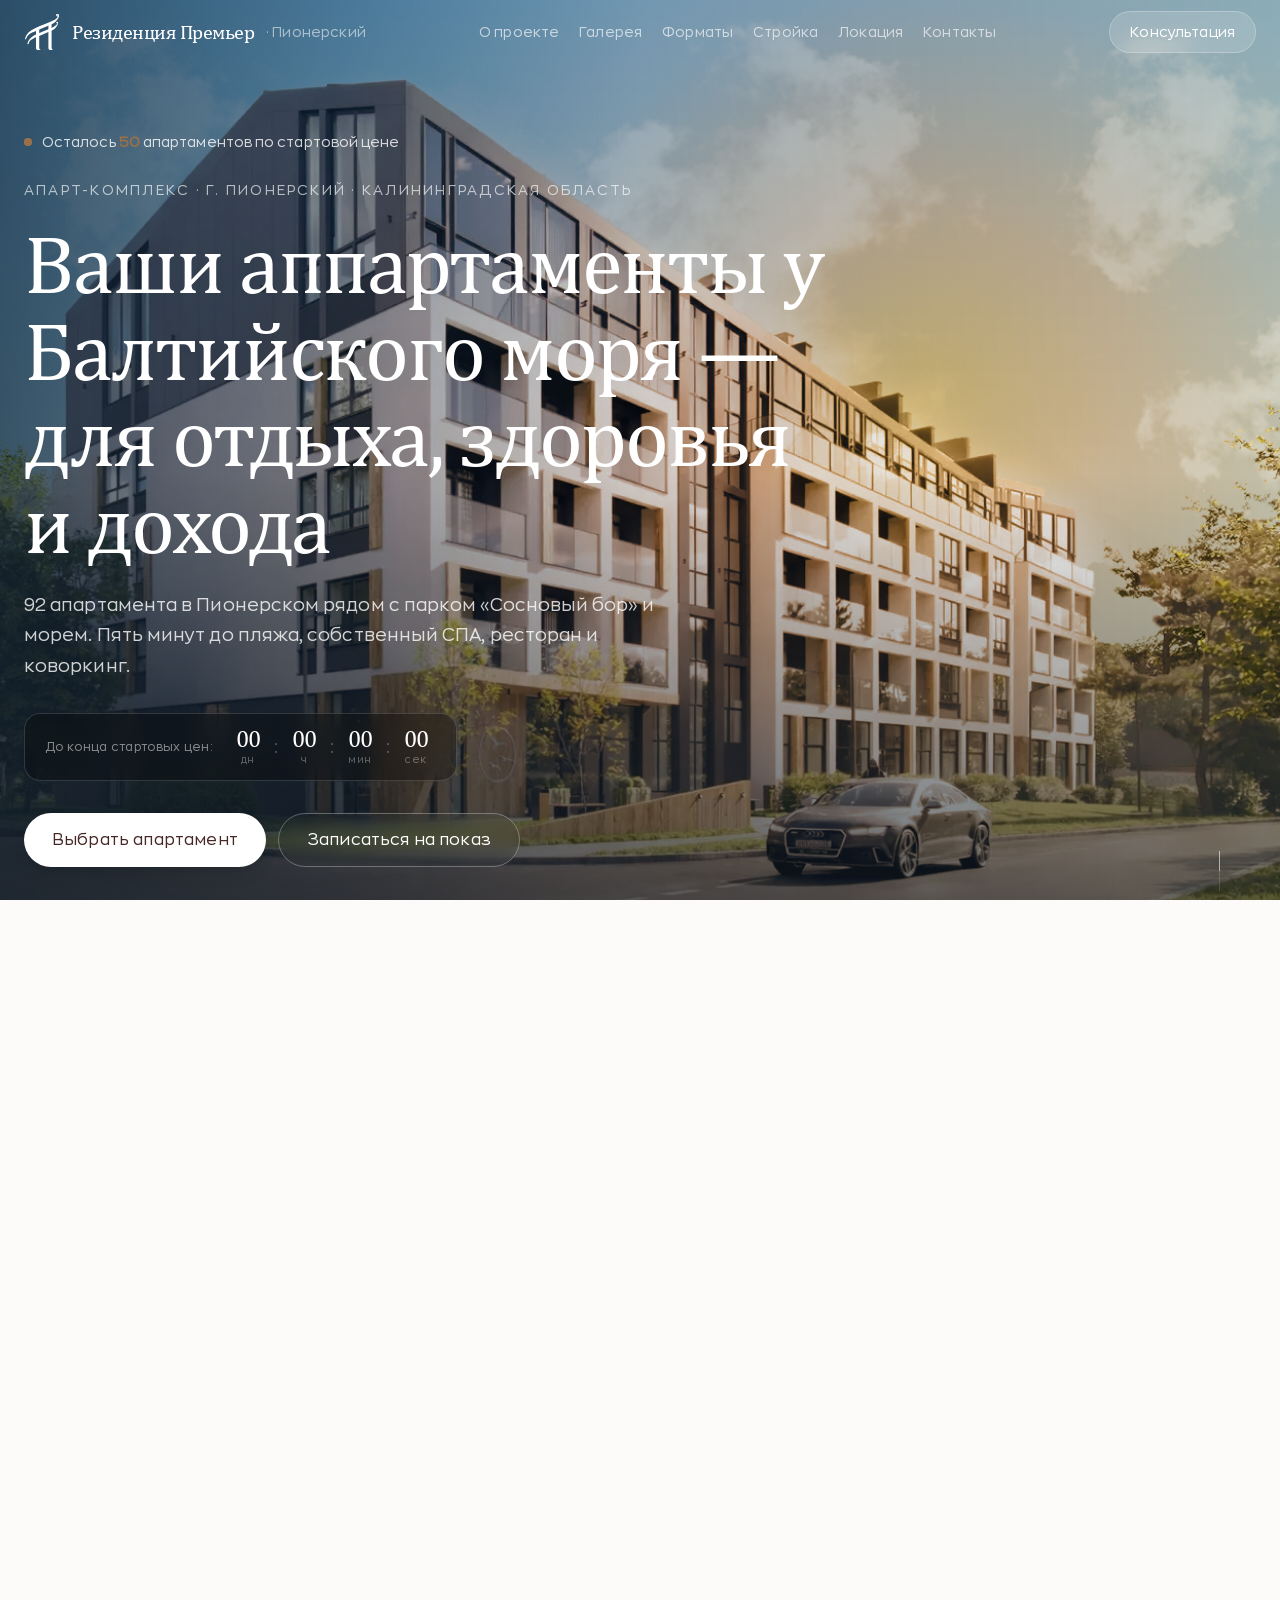
<file: index.html>
<!DOCTYPE html>
<html lang="ru">
  <head>
    <meta charset="UTF-8" />
    <meta name="viewport" content="width=device-width, initial-scale=1.0" />
    <title>Резиденция Премьер — апартаменты у Балтийского моря в Пионерском</title>
    <meta
      name="description"
      content="Апарт-комплекс «Резиденция Премьер» в Пионерском: 92 апартамента у моря и соснового бора, подземный паркинг, СПА, ресторан, коворкинг и сервис доходного управления."
    />
    <meta name="keywords" content="апартаменты Пионерский, купля апартаментов Балтика, недвижимость Калининград, апарт-отель Премьера, инвестиции в недвижимость" />
    <meta name="theme-color" content="#472626" />
    <link rel="icon" href="./assets/img/favicon.ico" />

    <!-- Open Graph / Facebook / Telegram -->
    <meta property="og:type" content="website" />
    <meta property="og:title" content="Резиденция Премьер — апартаменты у Балтийского моря" />
    <meta
      property="og:description"
      content="92 апартамента класса комфорт в Пионерском. 5 минут до пляжа, 3 минуты до парка «Сосновый бор», СПА и доходное управление под ключ."
    />
    <meta property="og:image" content="./assets/img/head7.webp" />

    <!-- Twitter -->
    <meta name="twitter:card" content="summary_large_image" />
    <meta name="twitter:title" content="Резиденция Премьер — апартаменты у Балтийского моря" />
    <meta
      name="twitter:description"
      content="Апартаменты класса комфорт в Пионерском у моря. Собственный СПА, ресторан и сервис доходного управления."
    />
    <meta name="twitter:image" content="./assets/img/head7.webp" />

    <!-- Schema.org Microdata -->
    <script type="application/ld+json">
      {
        "@context": "https://schema.org",
        "@type": "RealEstateListing",
        "name": "Апарт-комплекс «Резиденция Премьер»",
        "description": "Апартаменты класса комфорт у Балтийского моря в Пионерском.",
        "address": {
          "@type": "PostalAddress",
          "streetAddress": "пер. Советский, д. 1",
          "addressLocality": "Пионерский",
          "addressRegion": "Калининградская область",
          "countryName": "Россия"
        },
        "offeredBy": {
          "@type": "RealEstateAgent",
          "name": "ООО «СЗ Пионерск строй»",
          "telephone": "+7 (909) 777-11-71"
        }
      }
    </script>

    <style>
      html,
      body {
        height: 100%;
        margin: 0;
      }
      #root {
        height: 100%;
      }
    </style>
    <script type="module" crossorigin src="./assets/index-BqueWODX.js"></script>
    <link rel="stylesheet" crossorigin href="./assets/index-PTab5Lm1.css">
  </head>

  <body>
    <div id="root"></div>
  </body>
</html>
</file>
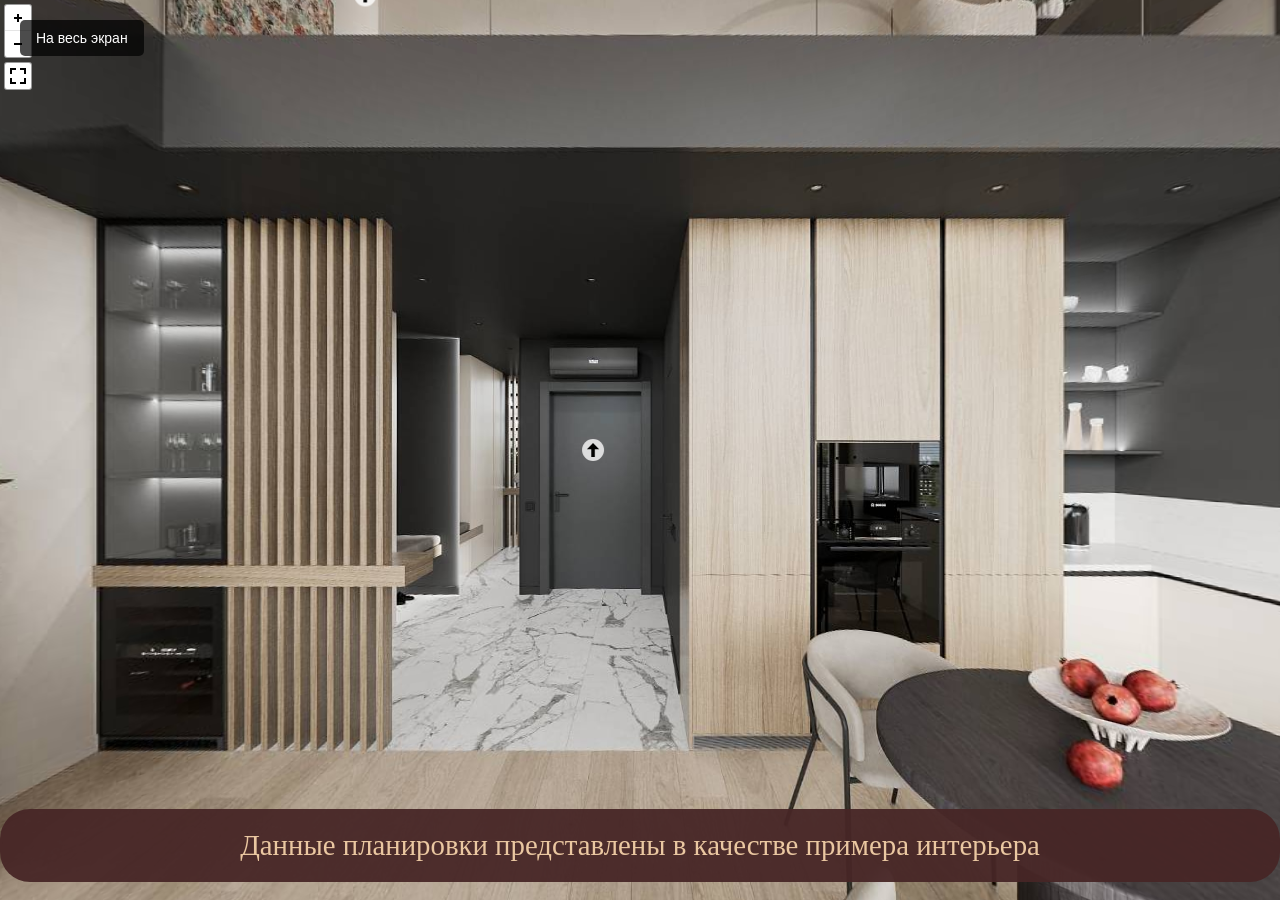
<file: panorama-apartamenty-s-antresolyu-plus.html>
<!DOCTYPE html>
<html lang="ru">
<head>
    <meta charset="UTF-8">
    <title>Панорама апартаментов с приватным уровнем | Апарт-комплекс "Резиденция "Премьер"</title>
    <meta name="robots" content="index,follow" />
    <meta name="description" content='Приобретение просторных апартаментов с приватным уровнем в Пионерском в "Резиденции "Премьер". Комфортная недвижимость за один звонок - бронируйте +7 (909) 777-11-71'>
    <link rel="canonical" href="panorama-apartamenty-s-antresolyu-plus.html">
    <link rel="icon" type="image/x-icon" href="assets/img/favicon.ico">
    <meta property="og:type" content="website">
    <meta property="og:title" content='Панорама апартаментов с приватным уровнем | Апарт-комплекс "Резиденция "Премьер"'>
    <meta property="og:description" content='Приобретение просторных апартаментов с приватным уровнем в Пионерском в "Резиденции "Премьер". Комфортная недвижимость за один звонок - бронируйте +7 (909) 777-11-71'>
    <meta property="og:image" content="https://premiere39.ru/assets/img/renderplans/apartamenty-s-antresolyu-plus/render01_type03.webp">
    <meta property="og:url" content="https://premiere39.ru/panorama-apartamenty-s-atresolyu-plus">
    <meta name="viewport" content="width=device-width, initial-scale=1">
    <!-- Подключение Pannellum -->
    <link rel="stylesheet" href="css/pannellum.css"/>
    <script src="js/pannellum.js"></script> 
    <style>
        body, html {
            margin: 0;
            padding: 0;
            overflow: hidden;
            background: #000;
        }
        #panorama {
            width: 100vw;
            height: 100vh;
        }
        .fullscreen-btn {
            position: absolute;
            top: 20px;
            left: 20px;
            z-index: 9999;
            background: rgba(0, 0, 0, 0.7);
            color: white;
            border: none;
            padding: 10px 16px;
            font-size: 14px;
            border-radius: 5px;
            cursor: pointer;
        }
        .textaboutpano {
            position: absolute;
            margin: 0;
            padding: 20px 0 20px 0;
            bottom: 2%;
            width: 100%;
            text-align: center;
            font-family: CambriaMath;
            font-size: calc(1rem + 1vw);
            color: #eac7a1;
            background-color: #472626f2;
            border-radius: 30px;
        }
    </style>
</head>
<body>
<!-- Контейнер панорамы -->
<div id="panorama"></div>
<!-- Кнопка Fullscreen -->
<button class="fullscreen-btn" onclick="toggleFullscreen()">На весь экран</button>
<p class="textaboutpano">Данные планировки представлены в качестве примера интерьера</p>
<script>
    // Получаем ID квартиры из URL
    const urlParams = new URLSearchParams(window.location.search);
    const apartmentId = urlParams.get('apartment') || 'default';
    // Путь к панораме
    const panoramaUrl = `assets/img/threed/type03.jpg`;
    // Инициализация панорамы
    pannellum.viewer('panorama', {
        "default": { 
            "firstScene": "gostinaya", 
            "sceneFadeDuration": 1000 
        },
        "scenes": {
            "gostinaya": {
                "type": "equirectangular",
                "panorama": "assets/img/threed/type03.jpg",
                "autoLoad": true,
                "showZoomCtrl": true,
                "mouseZoom": true,
                "showFullscreenCtrl": true,
                "hotSpots": [
                    {
                        "pitch": 37,
                        "yaw": 332.9,
                        "type": "scene",
                        "text": "Приватный уровень",
                        "sceneId": "antresol"
                    },
                    {
                        "pitch": 0,
                        "yaw": 355,
                        "type": "scene",
                        "text": "Уборная",
                        "sceneId": "sanusel"
                    }
                ]
            },
            "antresol": {
                "type": "equirectangular",
                "panorama": "assets/img/threed/antr_type3.jpg",
                "autoLoad": true,
                "showZoomCtrl": true,
                "mouseZoom": true,
                "showFullscreenCtrl": true,
                "hotSpots": [
                    {
                        "pitch": -37,
                        "yaw": 220,
                        "type": "scene",
                        "text": "Помещение с кухней",
                        "sceneId": "gostinaya"
                    }
                ]
            },
            "sanusel": {
                "type": "equirectangular",
                "panorama": "assets/img/threed/sanusel_type3.jpg",
                "autoLoad": true,
                "showZoomCtrl": true,
                "mouseZoom": true,
                "showFullscreenCtrl": true,
                "hotSpots": [
                    {
                        "pitch": -7,
                        "yaw": 175,
                        "type": "scene",
                        "text": "Помещение с кухней",
                        "sceneId": "gostinaya"
                    }
                ]
            }
        }
    });
    // Фулскрин
    function toggleFullscreen() {
        if (!document.fullscreenElement) {
            document.documentElement.requestFullscreen();
        } else {
            if (document.exitFullscreen) {
                document.exitFullscreen();
            }
        }
    }
</script>
</body>
</html>
</file>
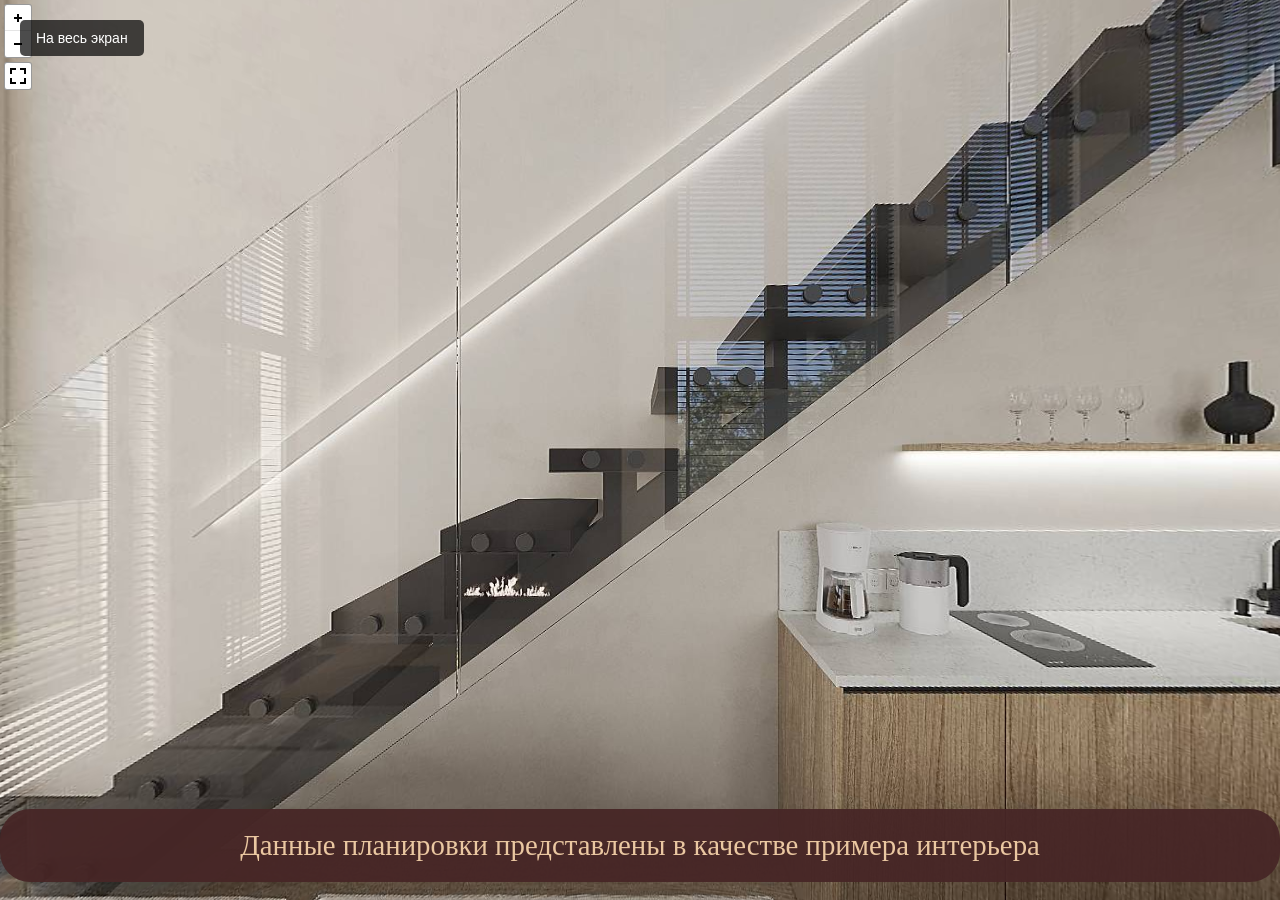
<file: panorama-apartamenty-s-antresolyu.html>
<!DOCTYPE html>
<html lang="ru">
<head>
    <meta charset="UTF-8">
    <title>Панорама апартаментов со вторым светом | Апарт-комплекс "Резиденция "Премьер"</title>
    <meta name="robots" content="index,follow" />
    <meta name="description" content='"Резиденция "Премьер" - Апартаменты со вторым светом в скандинавском стиле в Пионерском. Комфортная недвижимость за один звонок - бронируйте +7 (909) 777-11-71'>
    <link rel="canonical" href="panorama-apartamenty-s-antresolyu.html">
    <link rel="icon" type="image/x-icon" href="assets/img/favicon.ico">
    <meta property="og:type" content="website">
    <meta property="og:title" content='Панорама апартаментов со вторым светом | Апарт-комплекс "Резиденция "Премьер"'>
    <meta property="og:description" content='"Резиденция "Премьер" - Апартаменты со вторым светом в скандинавском стиле в Пионерском. Комфортная недвижимость за один звонок - бронируйте +7 (909) 777-11-71'>
    <meta property="og:image" content="https://premiere39.ru/assets/img/renderplans/apartamenty-s-antresolyu/render01_type04.webp">
    <meta property="og:url" content="https://premiere39.ru/panorama-apartamenty-s-atresolyu">
    <meta name="viewport" content="width=device-width, initial-scale=1">
    <!-- Подключение Pannellum -->
    <link rel="stylesheet" href="css/pannellum.css"/>
    <script src="js/pannellum.js"></script> 
    <style>
        body, html {
            margin: 0;
            padding: 0;
            overflow: hidden;
            background: #000;
        }
        #panorama {
            width: 100vw;
            height: 100vh;
        }
        .fullscreen-btn {
            position: absolute;
            top: 20px;
            left: 20px;
            z-index: 9999;
            background: rgba(0, 0, 0, 0.7);
            color: white;
            border: none;
            padding: 10px 16px;
            font-size: 14px;
            border-radius: 5px;
            cursor: pointer;
        }
        .textaboutpano {
            position: absolute;
            margin: 0;
            padding: 20px 0 20px 0;
            bottom: 2%;
            width: 100%;
            text-align: center;
            font-family: CambriaMath;
            font-size: calc(1rem + 1vw);
            color: #eac7a1;
            background-color: #472626f2;
            border-radius: 30px;
        }
    </style>
</head>
<body>
<!-- Контейнер панорамы -->
<div id="panorama"></div>
<!-- Кнопка Fullscreen -->
<button class="fullscreen-btn" onclick="toggleFullscreen()">На весь экран</button>
<p class="textaboutpano">Данные планировки представлены в качестве примера интерьера</p>
<script>
    // Получаем ID квартиры из URL
    const urlParams = new URLSearchParams(window.location.search);
    const apartmentId = urlParams.get('apartment') || 'default';
    // Путь к панораме
    const panoramaUrl = `assets/img/threed/type04.jpg`;
    // Инициализация панорамы
    pannellum.viewer('panorama', {
        "default": { 
            "firstScene": "gostinaya", 
            "sceneFadeDuration": 1000 
        },
        "scenes": {
            "gostinaya":{
                "type": "equirectangular",
                "panorama": "assets/img/threed/type04.jpg",
                "autoLoad": true,
                "showZoomCtrl": true,
                "mouseZoom": true,
                "showFullscreenCtrl": true,
                "hotSpots": [
                    {
                        "pitch": 37,
                        "yaw": 432.9,
                        "type": "scene",
                        "text": "Приватный уровень",
                        "sceneId": "antresol"
                    },
                    {
                        "pitch": 0,
                        "yaw": 455,
                        "type": "scene",
                        "text": "Уборная",
                        "sceneId": "sanusel"
                    }
                ]
            },
            "antresol":{
                "type": "equirectangular",
                "panorama": "assets/img/threed/antr_type4.jpg",
                "autoLoad": true,
                "showZoomCtrl": true,
                "mouseZoom": true,
                "showFullscreenCtrl": true,
                "hotSpots": [
                    {
                        "pitch": -37,
                        "yaw": 320,
                        "type": "scene",
                        "text": "Помещение с кухней",
                        "sceneId": "gostinaya"
                    }
                ]
            },
            "sanusel":{
                "type": "equirectangular",
                "panorama": "assets/img/threed/sanusel_type4.jpg",
                "autoLoad": true,
                "showZoomCtrl": true,
                "mouseZoom": true,
                "showFullscreenCtrl": true,
                "hotSpots": [
                    {
                        "pitch": -7,
                        "yaw": 275,
                        "type": "scene",
                        "text": "Помещение с кухней",
                        "sceneId": "gostinaya"
                    }
                ]
            }
        }
    });
    // Фулскрин
    function toggleFullscreen() {
        if (!document.fullscreenElement) {
            document.documentElement.requestFullscreen();
        } else {
            if (document.exitFullscreen) {
                document.exitFullscreen();
            }
        }
    }
</script>
</body>
</html>
</file>
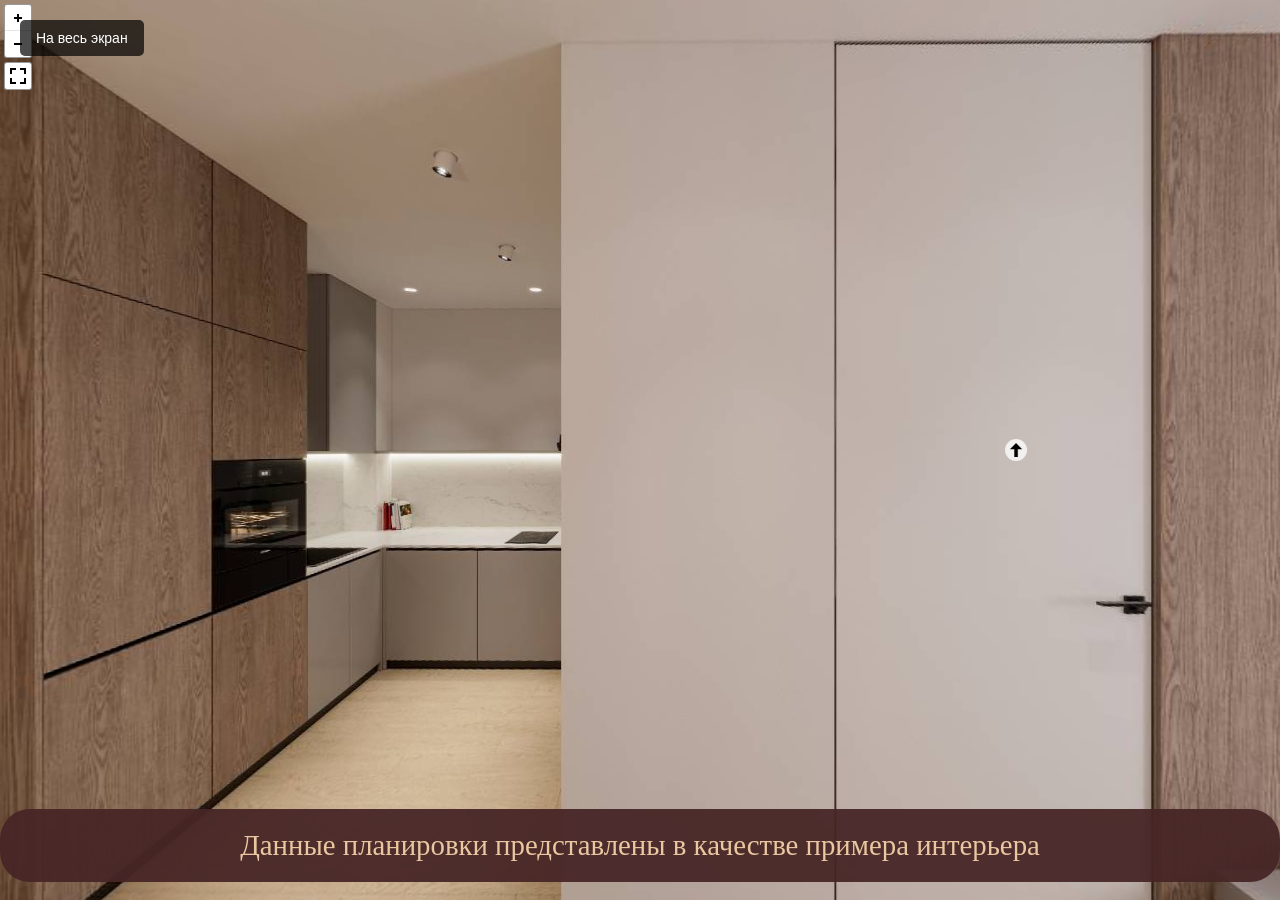
<file: panorama-studiya-plus.html>
<!DOCTYPE html>
<html lang="ru">
<head>
    <meta charset="UTF-8">
    <title>Панорама апартаментов "Студия Плюс" | Апарт-комплекс "Резиденция "Премьер"</title>
    <meta name="robots" content="index,follow" />
    <meta name="description" content='Выбор апартаментов с просторной гостиной и дополнительной комнатой класса "Студия Плюс". Комфортная недвижимость за один звонок - бронируйте +7 (909) 777-11-71'>
    <link rel="canonical" href="panorama-studiya-plus.html">
    <link rel="icon" type="image/x-icon" href="assets/img/favicon.ico">
    <meta property="og:type" content="website">
    <meta property="og:title" content='Панорама апартаментов "Студия Плюс" | Апарт-комплекс "Резиденция "Премьер"'>
    <meta property="og:description" content='Выбор апартаментов с просторной гостиной и дополнительной комнатой класса "Студия Плюс". Комфортная недвижимость за один звонок - бронируйте +7 (909) 777-11-71'>
    <meta property="og:image" content="https://premiere39.ru/assets/img/renderplans/studiya-plus/render03_type02.webp">
    <meta property="og:url" content="https://premiere39.ru/panorama-studiya-plus">
    <meta name="viewport" content="width=device-width, initial-scale=1">
    <!-- Подключение Pannellum -->
    <link rel="stylesheet" href="css/pannellum.css"/>
    <script src="js/pannellum.js"></script> 
    <style>
        body, html {
            margin: 0;
            padding: 0;
            overflow: hidden;
            background: #000;
        }
        #panorama {
            width: 100vw;
            height: 100vh;
        }
        .fullscreen-btn {
            position: absolute;
            top: 20px;
            left: 20px;
            z-index: 9999;
            background: rgba(0, 0, 0, 0.7);
            color: white;
            border: none;
            padding: 10px 16px;
            font-size: 14px;
            border-radius: 5px;
            cursor: pointer;
        }
        .textaboutpano {
            position: absolute;
            margin: 0;
            padding: 20px 0 20px 0;
            bottom: 2%;
            width: 100%;
            text-align: center;
            font-family: CambriaMath;
            font-size: calc(1rem + 1vw);
            color: #eac7a1;
            background-color: #472626f2;
            border-radius: 30px;
        }
    </style>
</head>
<body>
<!-- Контейнер панорамы -->
<div id="panorama"></div>
<!-- Кнопка Fullscreen -->
<button class="fullscreen-btn" onclick="toggleFullscreen()">На весь экран</button>
<p class="textaboutpano">Данные планировки представлены в качестве примера интерьера</p>
<script>
    // Получаем ID квартиры из URL
    const urlParams = new URLSearchParams(window.location.search);
    const apartmentId = urlParams.get('apartment') || 'default';
    // Путь к панораме
    const panoramaUrl = `assets/img/threed/type02.jpg`;
    // Инициализация панорамы
    pannellum.viewer('panorama', {
        "default": { 
            "firstScene": "gostinaya", 
            "sceneFadeDuration": 1000 
        },
        "scenes":{
            "gostinaya":{
                "type": "equirectangular",
                "panorama": "assets/img/threed/type02.jpg",
                "autoLoad": true,
                "showZoomCtrl": true,
                "mouseZoom": true,
                "showFullscreenCtrl": true,
                "hotSpots": [
                    {
                        "pitch": 0,
                        "yaw": 395,
                        "type": "scene",
                        "text": "Комната",
                        "sceneId": "room"
                    },
                    {
                        "pitch": 0,
                        "yaw": 295,
                        "type": "scene",
                        "text": "Уборная",
                        "sceneId": "sanusel"
                    }
                ]        
            },
            "sanusel":{
                "type": "equirectangular",
                "panorama": "assets/img/threed/sanusel_type12.jpg",
                "autoLoad": true,
                "showZoomCtrl": true,
                "mouseZoom": true,
                "showFullscreenCtrl": true,
                "hotSpots": [
                    {
                        "pitch": 0,
                        "yaw": 175,
                        "type": "scene",
                        "text": "Помещение с кухней",
                        "sceneId": "gostinaya"
                    }
                ]   
            },
            "room":{
                "type": "equirectangular",
                "panorama": "assets/img/threed/room_type2.jpg",
                "autoLoad": true,
                "showZoomCtrl": true,
                "mouseZoom": true,
                "showFullscreenCtrl": true,
                "hotSpots": [
                    {
                        "pitch": 0,
                        "yaw": 590,
                        "type": "scene",
                        "text": "Помещение с кухней",
                        "sceneId": "gostinaya"
                    }
                ]   
            }
        }
    });
    // Фулскрин
    function toggleFullscreen() {
        if (!document.fullscreenElement) {
            document.documentElement.requestFullscreen();
        } else {
            if (document.exitFullscreen) {
                document.exitFullscreen();
            }
        }
    }
</script>
</body>
</html>
</file>
<file: css/pannellum.css>
/* Pannellum 2.5.6, https://github.com/mpetroff/pannellum */
.pnlm-container{margin:0;padding:0;overflow:hidden;position:relative;cursor:default;width:100%;height:100%;font-family:Helvetica,"Nimbus Sans L","Liberation Sans",Arial,sans-serif;background:#f4f4f4 url('data:image/svg+xml,%3Csvg%20xmlns%3D%22http%3A%2F%2Fwww.w3.org%2F2000%2Fsvg%22%20width%3D%2267%22%20height%3D%22100%22%20viewBox%3D%220%200%2067%20100%22%3E%0A%3Cpath%20stroke%3D%22%23ccc%22%20fill%3D%22none%22%20d%3D%22M33.5%2C50%2C0%2C63%2C33.5%2C75%2C67%2C63%2C33.5%2C50m-33.5-50%2C67%2C25m-0.5%2C0%2C0%2C75m-66.5-75%2C67-25m-33.5%2C75%2C0%2C25m0-100%2C0%2C50%22%2F%3E%0A%3C%2Fsvg%3E%0A') repeat;-webkit-user-select:none;-khtml-user-select:none;-moz-user-select:none;-o-user-select:none;-ms-user-select:none;user-select:none;outline:0;line-height:1.4;contain:content}.pnlm-container *{box-sizing:content-box}.pnlm-ui{position:absolute;width:100%;height:100%;z-index:1}.pnlm-grab{cursor:grab;cursor:url('data:image/svg+xml,%3Csvg%20xmlns%3D%22http%3A%2F%2Fwww.w3.org%2F2000%2Fsvg%22%20height%3D%2226%22%20width%3D%2226%22%3E%0A%3Cpath%20stroke%3D%22%23000%22%20stroke-width%3D%221px%22%20fill%3D%22%23fff%22%20d%3D%22m15.3%2020.5s6.38-6.73%204.64-8.24-3.47%201.01-3.47%201.01%203.61-5.72%201.41-6.49c-2.2-0.769-3.33%204.36-3.33%204.36s0.873-5.76-1.06-5.76-1.58%205.39-1.58%205.39-0.574-4.59-2.18-4.12c-1.61%200.468-0.572%205.51-0.572%205.51s-1.58-4.89-2.93-3.79c-1.35%201.11%200.258%205.25%200.572%206.62%200.836%202.43%202.03%202.94%202.17%205.55%22%2F%3E%0A%3C%2Fsvg%3E%0A') 12 8,default}.pnlm-grabbing{cursor:grabbing;cursor:url('data:image/svg+xml,%3Csvg%20xmlns%3D%22http%3A%2F%2Fwww.w3.org%2F2000%2Fsvg%22%20height%3D%2226%22%20width%3D%2226%22%3E%0A%3Cpath%20stroke%3D%22%23000%22%20stroke-width%3D%221px%22%20fill%3D%22%23fff%22%20d%3D%22m15.3%2020.5s5.07-5.29%203.77-6.74c-1.31-1.45-2.53%200.14-2.53%200.14s2.74-3.29%200.535-4.06c-2.2-0.769-2.52%201.3-2.52%201.3s0.81-2.13-1.12-2.13-1.52%201.77-1.52%201.77-0.261-1.59-1.87-1.12c-1.61%200.468-0.874%202.17-0.874%202.17s-0.651-1.55-2-0.445c-1.35%201.11-0.68%202.25-0.365%203.62%200.836%202.43%202.03%202.94%202.17%205.55%22%2F%3E%0A%3C%2Fsvg%3E%0A') 12 8,default}.pnlm-sprite{background-image:url('data:image/svg+xml,%3Csvg%20xmlns%3D%22http%3A%2F%2Fwww.w3.org%2F2000%2Fsvg%22%20width%3D%2226%22%20height%3D%22208%22%3E%0A%3Ccircle%20fill-opacity%3D%22.78%22%20cy%3D%22117%22%20cx%3D%2213%22%20r%3D%2211%22%20fill%3D%22%23fff%22%2F%3E%0A%3Ccircle%20fill-opacity%3D%22.78%22%20cy%3D%22143%22%20cx%3D%2213%22%20r%3D%2211%22%20fill%3D%22%23fff%22%2F%3E%0A%3Ccircle%20cy%3D%22169%22%20cx%3D%2213%22%20r%3D%227%22%20fill%3D%22none%22%20stroke%3D%22%23000%22%20stroke-width%3D%222%22%2F%3E%0A%3Ccircle%20cy%3D%22195%22%20cx%3D%2213%22%20r%3D%227%22%20fill%3D%22none%22%20stroke%3D%22%23000%22%20stroke-width%3D%222%22%2F%3E%0A%3Ccircle%20cx%3D%2213%22%20cy%3D%22195%22%20r%3D%222.5%22%2F%3E%0A%3Cpath%20d%3D%22m5%2083v6h2v-4h4v-2zm10%200v2h4v4h2v-6zm-5%205v6h6v-6zm-5%205v6h6v-2h-4v-4zm14%200v4h-4v2h6v-6z%22%2F%3E%0A%3Cpath%20d%3D%22m13%20110a7%207%200%200%200%20-7%207%207%207%200%200%200%207%207%207%207%200%200%200%207%20-7%207%207%200%200%200%20-7%20-7zm-1%203h2v2h-2zm0%203h2v5h-2z%22%2F%3E%0A%3Cpath%20d%3D%22m5%2057v6h2v-4h4v-2zm10%200v2h4v4h2v-6zm-10%2010v6h6v-2h-4v-4zm14%200v4h-4v2h6v-6z%22%2F%3E%0A%3Cpath%20d%3D%22m17%2038v2h-8v-2z%22%2F%3E%0A%3Cpath%20d%3D%22m12%209v3h-3v2h3v3h2v-3h3v-2h-3v-3z%22%2F%3E%0A%3Cpath%20d%3D%22m13%20136-6.125%206.125h4.375v7.875h3.5v-7.875h4.375z%22%2F%3E%0A%3Cpath%20d%3D%22m10.428%20173.33v-5.77l5-2.89v5.77zm1-1.73%203-1.73-3.001-1.74z%22%2F%3E%0A%3C%2Fsvg%3E%0A')}.pnlm-container:-moz-full-screen{height:100%!important;width:100%!important;position:static!important}.pnlm-container:-webkit-full-screen{height:100%!important;width:100%!important;position:static!important}.pnlm-container:-ms-fullscreen{height:100%!important;width:100%!important;position:static!important}.pnlm-container:fullscreen{height:100%!important;width:100%!important;position:static!important}.pnlm-render-container{cursor:inherit;position:absolute;height:100%;width:100%}.pnlm-controls{margin-top:4px;background-color:#fff;border:1px solid #999;border-color:rgba(0,0,0,0.4);border-radius:3px;cursor:pointer;z-index:2;-webkit-transform:translateZ(9999px);transform:translateZ(9999px)}.pnlm-control:hover{background-color:#f8f8f8}.pnlm-controls-container{position:absolute;top:0;left:4px;z-index:1}.pnlm-zoom-controls{width:26px;height:52px}.pnlm-zoom-in{width:100%;height:50%;position:absolute;top:0;border-radius:3px 3px 0 0}.pnlm-zoom-out{width:100%;height:50%;position:absolute;bottom:0;background-position:0 -26px;border-top:1px solid #ddd;border-top-color:rgba(0,0,0,0.10);border-radius:0 0 3px 3px}.pnlm-fullscreen-toggle-button,.pnlm-orientation-button,.pnlm-hot-spot-debug-indicator{width:26px;height:26px}.pnlm-hot-spot-debug-indicator{position:absolute;top:50%;left:50%;width:26px;height:26px;margin:-13px 0 0 -13px;background-color:rgba(255,255,255,0.5);border-radius:13px;display:none}.pnlm-orientation-button-inactive{background-position:0 -156px}.pnlm-orientation-button-active{background-position:0 -182px}.pnlm-fullscreen-toggle-button-inactive{background-position:0 -52px}.pnlm-fullscreen-toggle-button-active{background-position:0 -78px}.pnlm-panorama-info{position:absolute;bottom:4px;background-color:rgba(0,0,0,0.7);border-radius:0 3px 3px 0;padding-right:10px;color:#fff;text-align:left;display:none;z-index:2;-webkit-transform:translateZ(9999px);transform:translateZ(9999px)}.pnlm-title-box{position:relative;font-size:20px;display:table;padding-left:5px;margin-bottom:3px}.pnlm-author-box{position:relative;font-size:12px;display:table;padding-left:5px}.pnlm-load-box{position:absolute;top:50%;left:50%;width:200px;height:150px;margin:-75px 0 0 -100px;background-color:rgba(0,0,0,0.7);border-radius:3px;text-align:center;font-size:20px;display:none;color:#fff}.pnlm-load-box p{margin:20px 0}.pnlm-lbox{position:absolute;top:50%;left:50%;width:20px;height:20px;margin:-10px 0 0 -10px;display:none}.pnlm-loading{animation-duration:1.5s;-webkit-animation-duration:1.5s;animation-name:pnlm-mv;-webkit-animation-name:pnlm-mv;animation-iteration-count:infinite;-webkit-animation-iteration-count:infinite;animation-timing-function:linear;-webkit-animation-timing-function:linear;height:10px;width:10px;background-color:#fff;position:relative}@keyframes pnlm-mv{from{left:0;top:0}25%{left:10px;top:0}50%{left:10px;top:10px}75%{left:0;top:10px}to{left:0;top:0}}@-webkit-keyframes pnlm-mv{from{left:0;top:0}25%{left:10px;top:0}50%{left:10px;top:10px}75%{left:0;top:10px}to{left:0;top:0}}.pnlm-load-button{position:absolute;top:50%;left:50%;width:200px;height:100px;margin:-50px 0 0 -100px;background-color:rgba(0,0,0,.7);border-radius:3px;text-align:center;font-size:20px;display:table;color:#fff;cursor:pointer}.pnlm-load-button:hover{background-color:rgba(0,0,0,.8)}.pnlm-load-button p{display:table-cell;vertical-align:middle}.pnlm-info-box{font-size:15px;position:absolute;top:50%;left:50%;width:200px;height:150px;margin:-75px 0 0 -100px;background-color:#000;border-radius:3px;display:table;text-align:center;color:#fff;table-layout:fixed}.pnlm-info-box a,.pnlm-author-box a{color:#fff;word-wrap:break-word;overflow-wrap:break-word}.pnlm-info-box p{display:table-cell;vertical-align:middle;padding:0 5px 0 5px}.pnlm-error-msg{display:none}.pnlm-about-msg{font-size:11px;line-height:11px;color:#fff;padding:5px 8px 5px 8px;background:rgba(0,0,0,0.7);border-radius:3px;position:absolute;top:50px;left:50px;display:none;opacity:0;-moz-transition:opacity .3s ease-in-out;-webkit-transition:opacity .3s ease-in-out;-o-transition:opacity .3s ease-in-out;-ms-transition:opacity .3s ease-in-out;transition:opacity .3s ease-in-out;z-index:1}.pnlm-about-msg a:link,.pnlm-about-msg a:visited{color:#fff}.pnlm-about-msg a:hover,.pnlm-about-msg a:active{color:#eee}.pnlm-hotspot-base{position:absolute;visibility:hidden;cursor:default;vertical-align:middle;top:0;z-index:1}.pnlm-hotspot{height:26px;width:26px;border-radius:13px}.pnlm-hotspot:hover{background-color:rgba(255,255,255,0.2)}.pnlm-hotspot.pnlm-info{background-position:0 -104px}.pnlm-hotspot.pnlm-scene{background-position:0 -130px}div.pnlm-tooltip span{visibility:hidden;position:absolute;border-radius:3px;background-color:rgba(0,0,0,0.7);color:#fff;text-align:center;max-width:200px;padding:5px 10px;margin-left:-220px;cursor:default}div.pnlm-tooltip:hover span{visibility:visible}div.pnlm-tooltip:hover span:after{content:'';position:absolute;width:0;height:0;border-width:10px;border-style:solid;border-color:rgba(0,0,0,0.7) transparent transparent transparent;bottom:-20px;left:-10px;margin:0 50%}.pnlm-compass{position:absolute;width:50px;height:50px;right:4px;bottom:4px;border-radius:25px;background-image:url('data:image/svg+xml,%3Csvg%20xmlns%3D%22http%3A%2F%2Fwww.w3.org%2F2000%2Fsvg%22%20height%3D%2250%22%20width%3D%2250%22%3E%0A%3Cpath%20d%3D%22m24.5078%206-3.2578%2018h7.5l-3.25781-18h-0.984376zm-3.2578%2020%203.2578%2018h0.9844l3.2578-18h-7.5zm1.19531%200.9941h5.10938l-2.5547%2014.1075-2.5547-14.1075z%22%2F%3E%0A%3C%2Fsvg%3E%0A');cursor:default;display:none}.pnlm-world{position:absolute;left:50%;top:50%}.pnlm-face{position:absolute;-webkit-transform-origin:0 0;transform-origin:0 0}.pnlm-dragfix,.pnlm-preview-img{position:absolute;height:100%;width:100%}.pnlm-preview-img{background-size:cover;background-position:center}.pnlm-lbar{width:150px;margin:0 auto;border:#fff 1px solid;height:6px}.pnlm-lbar-fill{background:#fff;height:100%;width:0}.pnlm-lmsg{font-size:12px}.pnlm-fade-img{position:absolute;top:0;left:0}.pnlm-pointer{cursor:pointer}
</file>
